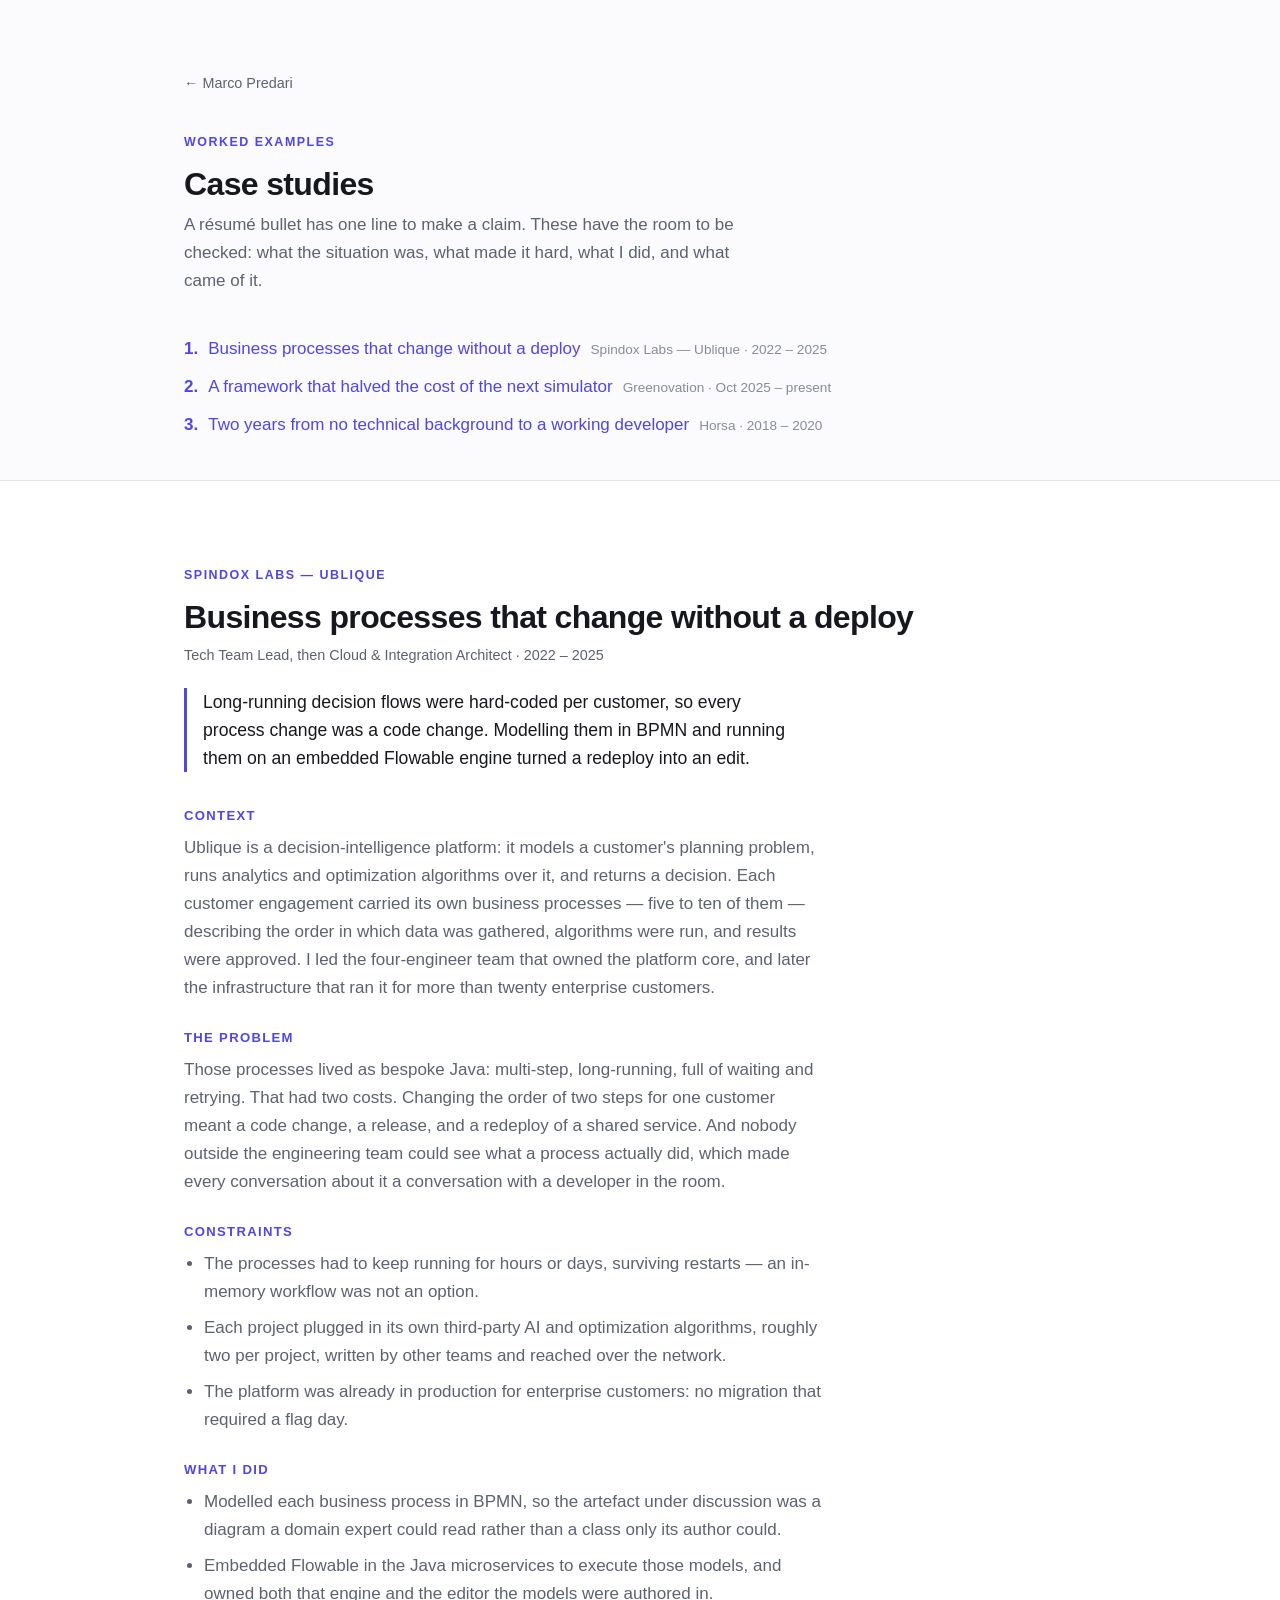
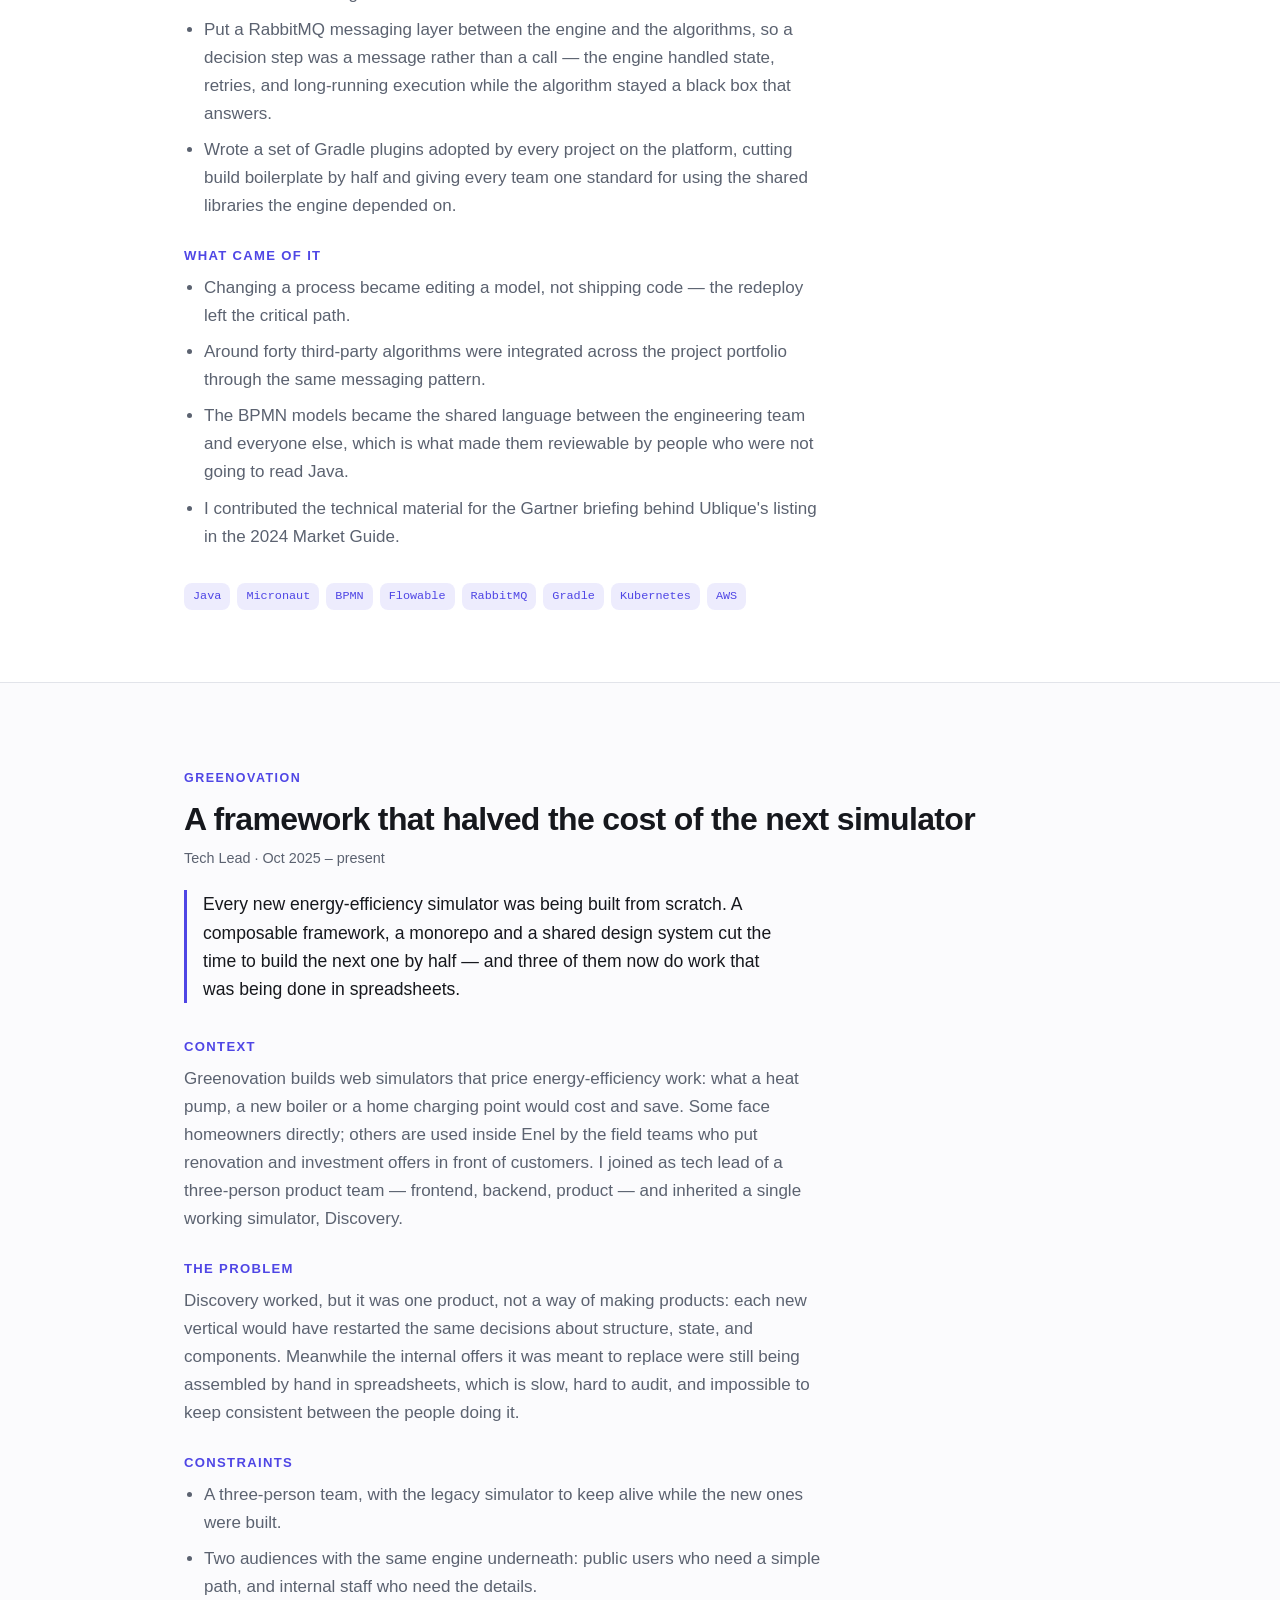
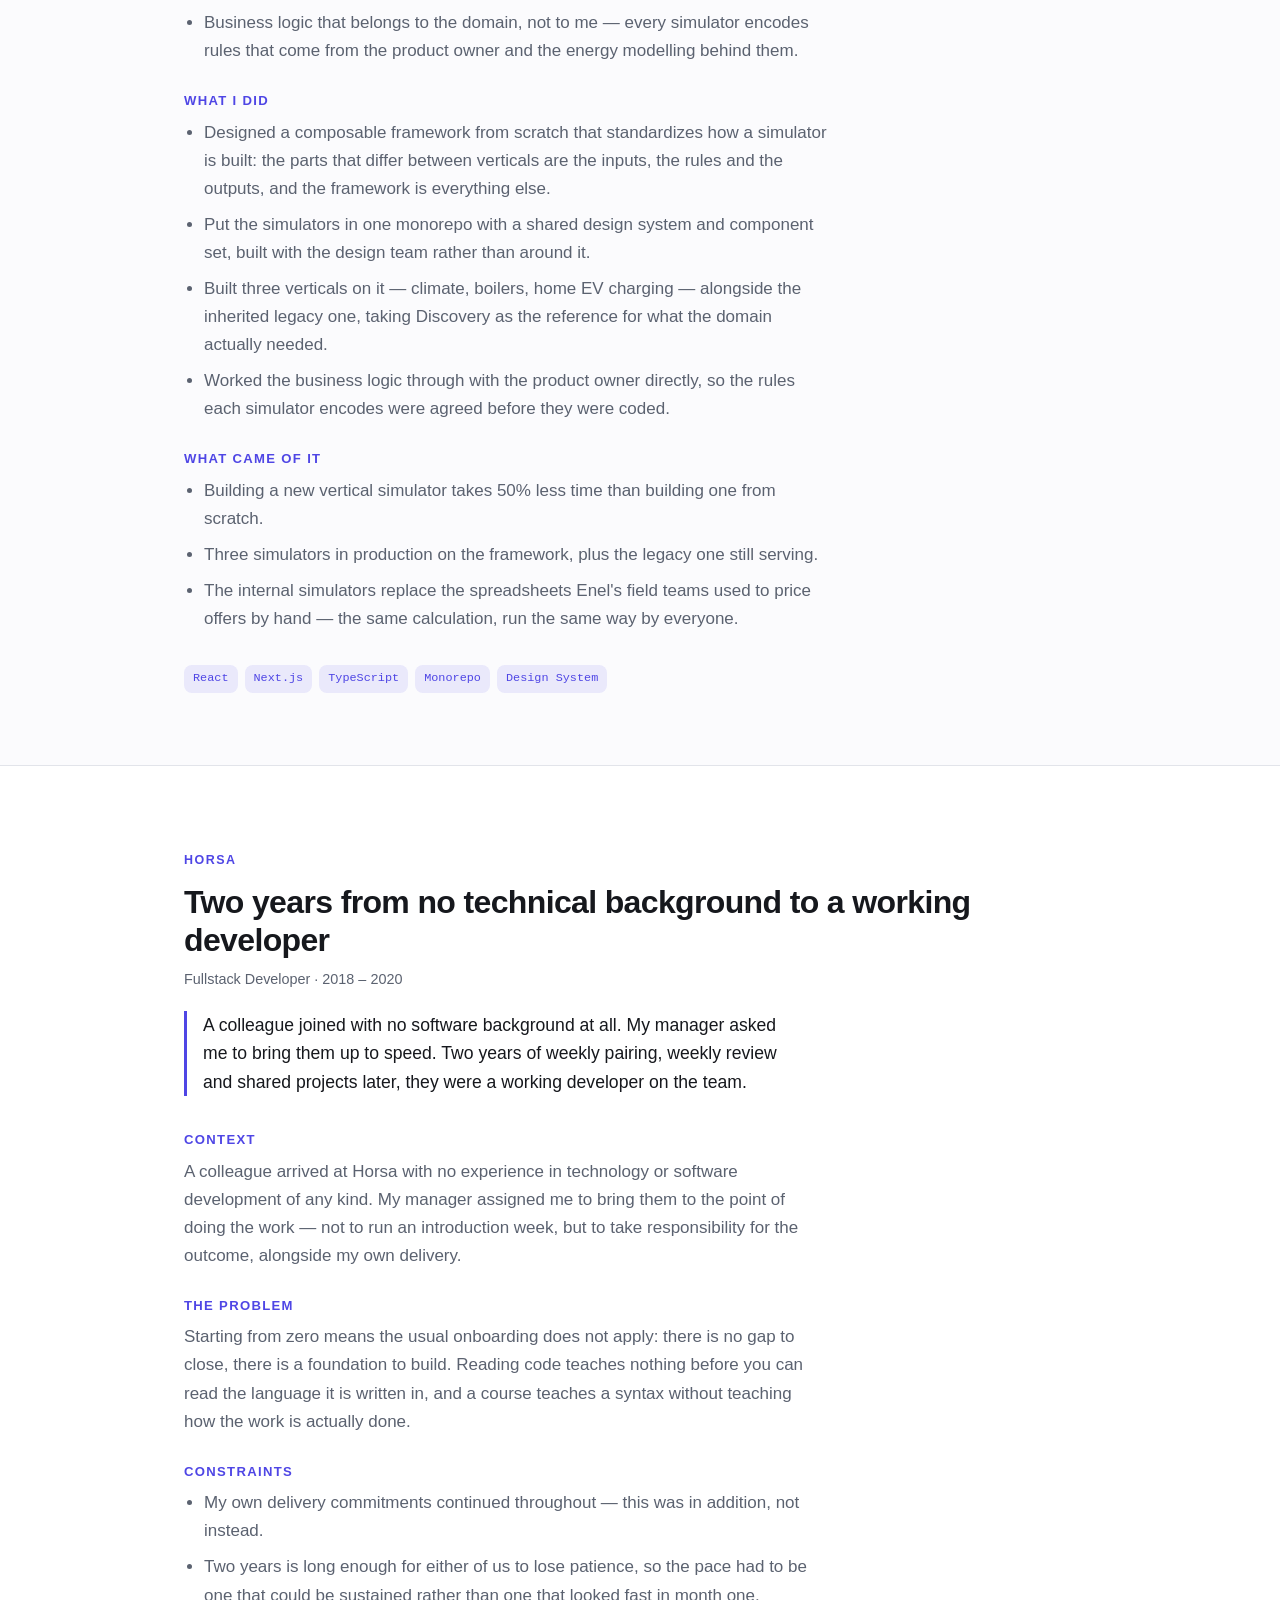
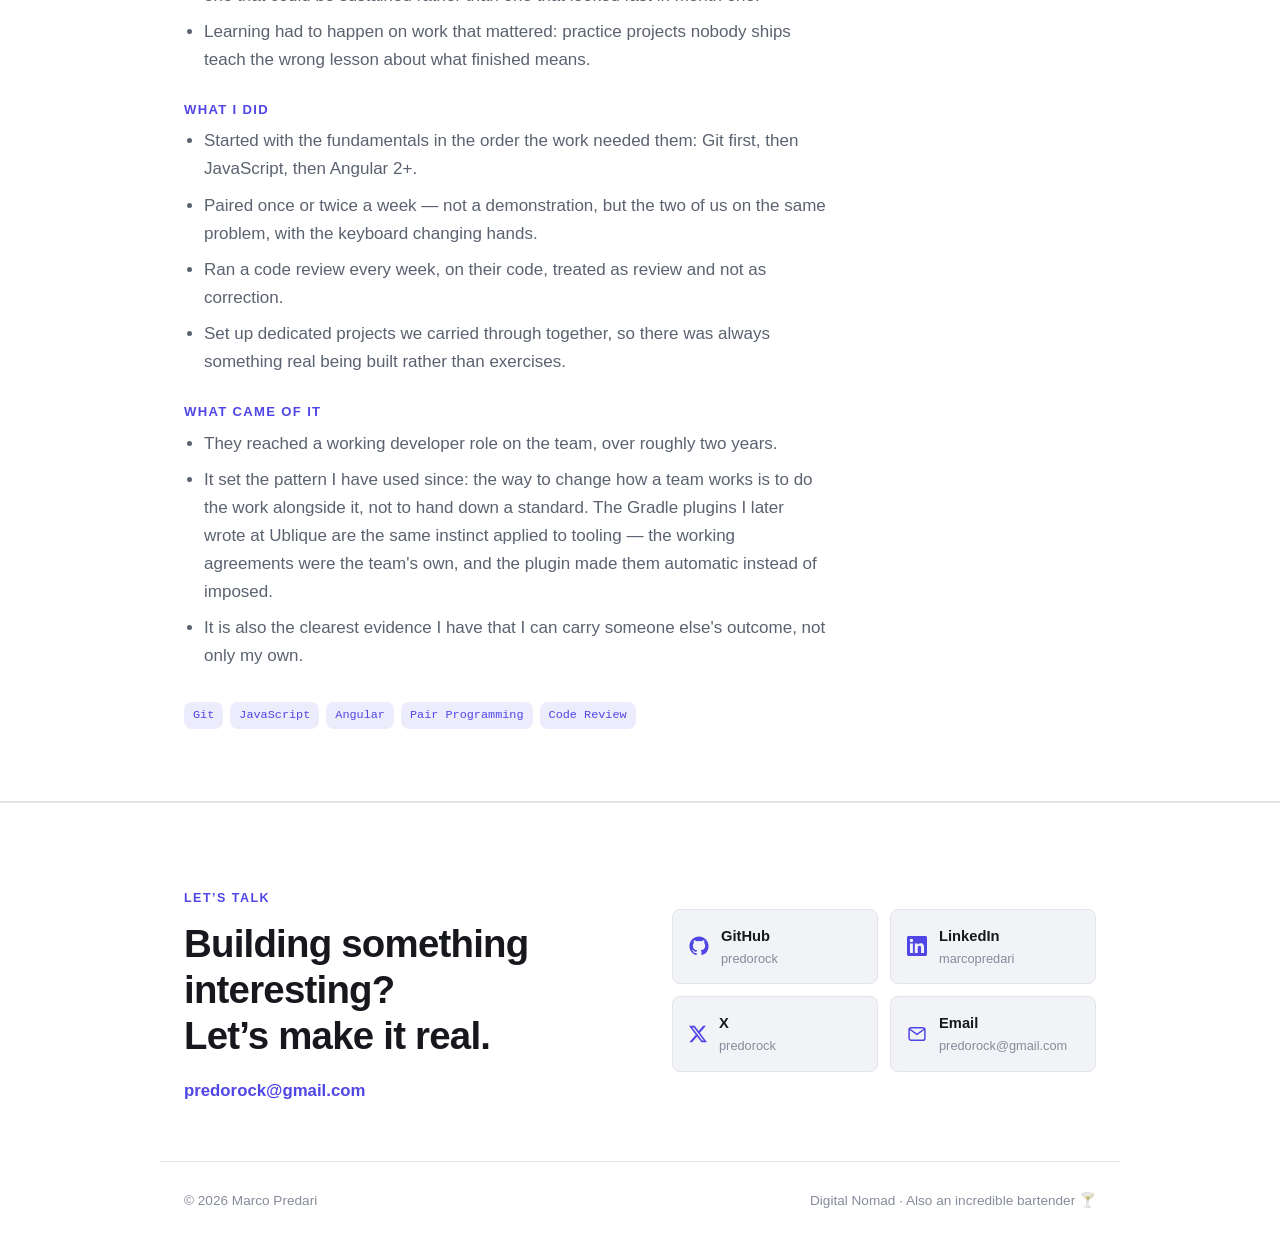
<file: case-studies/index.html>
<!DOCTYPE html><html lang="en"><head><meta charset="utf-8"><meta name="viewport" content="width=device-width, initial-scale=1"><meta name="color-scheme" content="light dark"><link rel="icon" href="/favicon.svg" type="image/svg+xml"><title>Case studies — Marco Predari</title><meta name="description" content="Three pieces of work in detail: what the situation was, what made it hard, what I did, and what came of it."><meta name="author" content="Marco Predari"><!-- Open Graph --><meta property="og:type" content="website"><meta property="og:title" content="Case studies — Marco Predari"><meta property="og:description" content="Three pieces of work in detail: what the situation was, what made it hard, what I did, and what came of it."><meta property="og:image" content="https://avatars.githubusercontent.com/u/5390248?v=4"><meta property="og:url" content="https://predorock.github.io"><meta name="twitter:card" content="summary"><link rel="stylesheet" href="/_astro/SiteFooter.CfAWhZJ5.css"><style>.back[data-astro-cid-etclxhs6]{width:fit-content;color:var(--text-muted);margin-bottom:24px;font-size:.9rem;display:block}.intro[data-astro-cid-etclxhs6]{padding-bottom:40px}.toc[data-astro-cid-etclxhs6] ol[data-astro-cid-etclxhs6]{counter-reset:toc;gap:10px;margin:0;padding:0;list-style:none;display:grid}.toc[data-astro-cid-etclxhs6] li[data-astro-cid-etclxhs6]{counter-increment:toc;flex-wrap:wrap;align-items:baseline;gap:4px 10px;display:flex}.toc[data-astro-cid-etclxhs6] li[data-astro-cid-etclxhs6]:before{content:counter(toc) ".";color:var(--accent);font-weight:600}.toc-meta[data-astro-cid-etclxhs6]{color:var(--text-subtle);font-size:.85rem}.study[data-astro-cid-etclxhs6]:nth-of-type(2n){background:var(--bg-elevated);border-block:1px solid var(--border)}.study-meta[data-astro-cid-etclxhs6]{color:var(--text-muted);margin:0 0 20px;font-size:.9rem}.hook[data-astro-cid-etclxhs6]{border-left:3px solid var(--accent);max-width:62ch;margin:0 0 36px;padding-left:16px;font-size:1.1rem;line-height:1.6}.prose[data-astro-cid-etclxhs6]{max-width:68ch}.prose[data-astro-cid-etclxhs6] h3[data-astro-cid-etclxhs6]{letter-spacing:.1em;text-transform:uppercase;color:var(--accent);margin:28px 0 10px;font-size:.82rem;font-weight:700}.prose[data-astro-cid-etclxhs6] p[data-astro-cid-etclxhs6]{color:var(--text-muted);margin:0}.prose[data-astro-cid-etclxhs6] ul[data-astro-cid-etclxhs6]{color:var(--text-muted);gap:8px;margin:0;padding-left:20px;display:grid}.stack-list[data-astro-cid-etclxhs6]{flex-wrap:wrap;gap:7px;margin:32px 0 0;padding:0;list-style:none;display:flex}.stack-chip[data-astro-cid-etclxhs6]{font-family:var(--font-mono);border-radius:var(--radius-sm);background:var(--accent-soft);color:var(--accent);padding:4px 9px;font-size:.74rem}@media print{.back[data-astro-cid-etclxhs6],.toc[data-astro-cid-etclxhs6]{display:none}.study[data-astro-cid-etclxhs6]:nth-of-type(2n){background:0 0;border-block:none}.study[data-astro-cid-etclxhs6]+.study[data-astro-cid-etclxhs6]{break-before:page}.hook[data-astro-cid-etclxhs6]{border-left-width:1.5pt;margin:0 0 12pt;padding-left:8pt;font-size:11pt}.study-meta[data-astro-cid-etclxhs6]{margin:0 0 8pt;font-size:9pt}.prose[data-astro-cid-etclxhs6] h3[data-astro-cid-etclxhs6]{margin:12pt 0 4pt;font-size:9pt}.prose[data-astro-cid-etclxhs6] ul[data-astro-cid-etclxhs6]{gap:2pt}.stack-list[data-astro-cid-etclxhs6]{gap:0 5pt;margin-top:10pt}.stack-chip[data-astro-cid-etclxhs6]{color:var(--text-muted);background:0 0;border-radius:0;padding:0;font-size:8.5pt}.stack-chip[data-astro-cid-etclxhs6]:not(:last-child):after{content:" ·"}}
</style></head><body><main id="main" data-astro-cid-etclxhs6><section class="intro" aria-labelledby="page-title" data-astro-cid-etclxhs6><div class="container" data-astro-cid-etclxhs6><a class="back" href="/" data-astro-cid-etclxhs6>&larr; Marco Predari</a><p class="eyebrow" data-astro-cid-etclxhs6>Worked examples</p><h1 id="page-title" class="section-title" data-astro-cid-etclxhs6>Case studies</h1><p class="section-lead" data-astro-cid-etclxhs6>A r&eacute;sum&eacute; bullet has one line to make a claim. These have the room to be checked: what the situation was, what made it hard, what I did, and what came of it.</p><nav class="toc" aria-label="Case studies" data-astro-cid-etclxhs6><ol data-astro-cid-etclxhs6><li data-astro-cid-etclxhs6><a href="#declarative-decision-processes" data-astro-cid-etclxhs6>Business processes that change without a deploy</a><span class="toc-meta" data-astro-cid-etclxhs6>Spindox Labs — Ublique &middot; 2022 – 2025</span></li><li data-astro-cid-etclxhs6><a href="#composable-simulator-framework" data-astro-cid-etclxhs6>A framework that halved the cost of the next simulator</a><span class="toc-meta" data-astro-cid-etclxhs6>Greenovation &middot; Oct 2025 – present</span></li><li data-astro-cid-etclxhs6><a href="#mentoring-from-zero" data-astro-cid-etclxhs6>Two years from no technical background to a working developer</a><span class="toc-meta" data-astro-cid-etclxhs6>Horsa &middot; 2018 – 2020</span></li></ol></nav></div></section><section id="declarative-decision-processes" class="study" aria-labelledby="declarative-decision-processes-title" data-astro-cid-etclxhs6><div class="container" data-astro-cid-etclxhs6><p class="eyebrow" data-astro-cid-etclxhs6><a href="https://ublique.ai" target="_blank" rel="noopener noreferrer" data-astro-cid-etclxhs6>Spindox Labs — Ublique</a></p><h2 id="declarative-decision-processes-title" class="section-title" data-astro-cid-etclxhs6>Business processes that change without a deploy</h2><p class="study-meta" data-astro-cid-etclxhs6>Tech Team Lead, then Cloud &amp; Integration Architect &middot; 2022 – 2025</p><p class="hook" data-astro-cid-etclxhs6>Long-running decision flows were hard-coded per customer, so every process change was a code change. Modelling them in BPMN and running them on an embedded Flowable engine turned a redeploy into an edit.</p><div class="prose" data-astro-cid-etclxhs6><h3 data-astro-cid-etclxhs6>Context</h3><p data-astro-cid-etclxhs6>Ublique is a decision-intelligence platform: it models a customer&#39;s planning problem, runs analytics and optimization algorithms over it, and returns a decision. Each customer engagement carried its own business processes — five to ten of them — describing the order in which data was gathered, algorithms were run, and results were approved. I led the four-engineer team that owned the platform core, and later the infrastructure that ran it for more than twenty enterprise customers.</p><h3 data-astro-cid-etclxhs6>The problem</h3><p data-astro-cid-etclxhs6>Those processes lived as bespoke Java: multi-step, long-running, full of waiting and retrying. That had two costs. Changing the order of two steps for one customer meant a code change, a release, and a redeploy of a shared service. And nobody outside the engineering team could see what a process actually did, which made every conversation about it a conversation with a developer in the room.</p><h3 data-astro-cid-etclxhs6>Constraints</h3><ul data-astro-cid-etclxhs6><li data-astro-cid-etclxhs6>The processes had to keep running for hours or days, surviving restarts — an in-memory workflow was not an option.</li><li data-astro-cid-etclxhs6>Each project plugged in its own third-party AI and optimization algorithms, roughly two per project, written by other teams and reached over the network.</li><li data-astro-cid-etclxhs6>The platform was already in production for enterprise customers: no migration that required a flag day.</li></ul><h3 data-astro-cid-etclxhs6>What I did</h3><ul data-astro-cid-etclxhs6><li data-astro-cid-etclxhs6>Modelled each business process in BPMN, so the artefact under discussion was a diagram a domain expert could read rather than a class only its author could.</li><li data-astro-cid-etclxhs6>Embedded Flowable in the Java microservices to execute those models, and owned both that engine and the editor the models were authored in.</li><li data-astro-cid-etclxhs6>Put a RabbitMQ messaging layer between the engine and the algorithms, so a decision step was a message rather than a call — the engine handled state, retries, and long-running execution while the algorithm stayed a black box that answers.</li><li data-astro-cid-etclxhs6>Wrote a set of Gradle plugins adopted by every project on the platform, cutting build boilerplate by half and giving every team one standard for using the shared libraries the engine depended on.</li></ul><h3 data-astro-cid-etclxhs6>What came of it</h3><ul data-astro-cid-etclxhs6><li data-astro-cid-etclxhs6>Changing a process became editing a model, not shipping code — the redeploy left the critical path.</li><li data-astro-cid-etclxhs6>Around forty third-party algorithms were integrated across the project portfolio through the same messaging pattern.</li><li data-astro-cid-etclxhs6>The BPMN models became the shared language between the engineering team and everyone else, which is what made them reviewable by people who were not going to read Java.</li><li data-astro-cid-etclxhs6>I contributed the technical material for the Gartner briefing behind Ublique&#39;s listing in the 2024 Market Guide.</li></ul></div><ul class="stack-list" aria-label="Tech stack" data-astro-cid-etclxhs6><li class="stack-chip" data-astro-cid-etclxhs6>Java</li><li class="stack-chip" data-astro-cid-etclxhs6>Micronaut</li><li class="stack-chip" data-astro-cid-etclxhs6>BPMN</li><li class="stack-chip" data-astro-cid-etclxhs6>Flowable</li><li class="stack-chip" data-astro-cid-etclxhs6>RabbitMQ</li><li class="stack-chip" data-astro-cid-etclxhs6>Gradle</li><li class="stack-chip" data-astro-cid-etclxhs6>Kubernetes</li><li class="stack-chip" data-astro-cid-etclxhs6>AWS</li></ul></div></section><section id="composable-simulator-framework" class="study" aria-labelledby="composable-simulator-framework-title" data-astro-cid-etclxhs6><div class="container" data-astro-cid-etclxhs6><p class="eyebrow" data-astro-cid-etclxhs6><a href="https://greenovation.it" target="_blank" rel="noopener noreferrer" data-astro-cid-etclxhs6>Greenovation</a></p><h2 id="composable-simulator-framework-title" class="section-title" data-astro-cid-etclxhs6>A framework that halved the cost of the next simulator</h2><p class="study-meta" data-astro-cid-etclxhs6>Tech Lead &middot; Oct 2025 – present</p><p class="hook" data-astro-cid-etclxhs6>Every new energy-efficiency simulator was being built from scratch. A composable framework, a monorepo and a shared design system cut the time to build the next one by half — and three of them now do work that was being done in spreadsheets.</p><div class="prose" data-astro-cid-etclxhs6><h3 data-astro-cid-etclxhs6>Context</h3><p data-astro-cid-etclxhs6>Greenovation builds web simulators that price energy-efficiency work: what a heat pump, a new boiler or a home charging point would cost and save. Some face homeowners directly; others are used inside Enel by the field teams who put renovation and investment offers in front of customers. I joined as tech lead of a three-person product team — frontend, backend, product — and inherited a single working simulator, Discovery.</p><h3 data-astro-cid-etclxhs6>The problem</h3><p data-astro-cid-etclxhs6>Discovery worked, but it was one product, not a way of making products: each new vertical would have restarted the same decisions about structure, state, and components. Meanwhile the internal offers it was meant to replace were still being assembled by hand in spreadsheets, which is slow, hard to audit, and impossible to keep consistent between the people doing it.</p><h3 data-astro-cid-etclxhs6>Constraints</h3><ul data-astro-cid-etclxhs6><li data-astro-cid-etclxhs6>A three-person team, with the legacy simulator to keep alive while the new ones were built.</li><li data-astro-cid-etclxhs6>Two audiences with the same engine underneath: public users who need a simple path, and internal staff who need the details.</li><li data-astro-cid-etclxhs6>Business logic that belongs to the domain, not to me — every simulator encodes rules that come from the product owner and the energy modelling behind them.</li></ul><h3 data-astro-cid-etclxhs6>What I did</h3><ul data-astro-cid-etclxhs6><li data-astro-cid-etclxhs6>Designed a composable framework from scratch that standardizes how a simulator is built: the parts that differ between verticals are the inputs, the rules and the outputs, and the framework is everything else.</li><li data-astro-cid-etclxhs6>Put the simulators in one monorepo with a shared design system and component set, built with the design team rather than around it.</li><li data-astro-cid-etclxhs6>Built three verticals on it — climate, boilers, home EV charging — alongside the inherited legacy one, taking Discovery as the reference for what the domain actually needed.</li><li data-astro-cid-etclxhs6>Worked the business logic through with the product owner directly, so the rules each simulator encodes were agreed before they were coded.</li></ul><h3 data-astro-cid-etclxhs6>What came of it</h3><ul data-astro-cid-etclxhs6><li data-astro-cid-etclxhs6>Building a new vertical simulator takes 50% less time than building one from scratch.</li><li data-astro-cid-etclxhs6>Three simulators in production on the framework, plus the legacy one still serving.</li><li data-astro-cid-etclxhs6>The internal simulators replace the spreadsheets Enel&#39;s field teams used to price offers by hand — the same calculation, run the same way by everyone.</li></ul></div><ul class="stack-list" aria-label="Tech stack" data-astro-cid-etclxhs6><li class="stack-chip" data-astro-cid-etclxhs6>React</li><li class="stack-chip" data-astro-cid-etclxhs6>Next.js</li><li class="stack-chip" data-astro-cid-etclxhs6>TypeScript</li><li class="stack-chip" data-astro-cid-etclxhs6>Monorepo</li><li class="stack-chip" data-astro-cid-etclxhs6>Design System</li></ul></div></section><section id="mentoring-from-zero" class="study" aria-labelledby="mentoring-from-zero-title" data-astro-cid-etclxhs6><div class="container" data-astro-cid-etclxhs6><p class="eyebrow" data-astro-cid-etclxhs6><a href="https://horsa.it/" target="_blank" rel="noopener noreferrer" data-astro-cid-etclxhs6>Horsa</a></p><h2 id="mentoring-from-zero-title" class="section-title" data-astro-cid-etclxhs6>Two years from no technical background to a working developer</h2><p class="study-meta" data-astro-cid-etclxhs6>Fullstack Developer &middot; 2018 – 2020</p><p class="hook" data-astro-cid-etclxhs6>A colleague joined with no software background at all. My manager asked me to bring them up to speed. Two years of weekly pairing, weekly review and shared projects later, they were a working developer on the team.</p><div class="prose" data-astro-cid-etclxhs6><h3 data-astro-cid-etclxhs6>Context</h3><p data-astro-cid-etclxhs6>A colleague arrived at Horsa with no experience in technology or software development of any kind. My manager assigned me to bring them to the point of doing the work — not to run an introduction week, but to take responsibility for the outcome, alongside my own delivery.</p><h3 data-astro-cid-etclxhs6>The problem</h3><p data-astro-cid-etclxhs6>Starting from zero means the usual onboarding does not apply: there is no gap to close, there is a foundation to build. Reading code teaches nothing before you can read the language it is written in, and a course teaches a syntax without teaching how the work is actually done.</p><h3 data-astro-cid-etclxhs6>Constraints</h3><ul data-astro-cid-etclxhs6><li data-astro-cid-etclxhs6>My own delivery commitments continued throughout — this was in addition, not instead.</li><li data-astro-cid-etclxhs6>Two years is long enough for either of us to lose patience, so the pace had to be one that could be sustained rather than one that looked fast in month one.</li><li data-astro-cid-etclxhs6>Learning had to happen on work that mattered: practice projects nobody ships teach the wrong lesson about what finished means.</li></ul><h3 data-astro-cid-etclxhs6>What I did</h3><ul data-astro-cid-etclxhs6><li data-astro-cid-etclxhs6>Started with the fundamentals in the order the work needed them: Git first, then JavaScript, then Angular 2+.</li><li data-astro-cid-etclxhs6>Paired once or twice a week — not a demonstration, but the two of us on the same problem, with the keyboard changing hands.</li><li data-astro-cid-etclxhs6>Ran a code review every week, on their code, treated as review and not as correction.</li><li data-astro-cid-etclxhs6>Set up dedicated projects we carried through together, so there was always something real being built rather than exercises.</li></ul><h3 data-astro-cid-etclxhs6>What came of it</h3><ul data-astro-cid-etclxhs6><li data-astro-cid-etclxhs6>They reached a working developer role on the team, over roughly two years.</li><li data-astro-cid-etclxhs6>It set the pattern I have used since: the way to change how a team works is to do the work alongside it, not to hand down a standard. The Gradle plugins I later wrote at Ublique are the same instinct applied to tooling — the working agreements were the team&#39;s own, and the plugin made them automatic instead of imposed.</li><li data-astro-cid-etclxhs6>It is also the clearest evidence I have that I can carry someone else&#39;s outcome, not only my own.</li></ul></div><ul class="stack-list" aria-label="Tech stack" data-astro-cid-etclxhs6><li class="stack-chip" data-astro-cid-etclxhs6>Git</li><li class="stack-chip" data-astro-cid-etclxhs6>JavaScript</li><li class="stack-chip" data-astro-cid-etclxhs6>Angular</li><li class="stack-chip" data-astro-cid-etclxhs6>Pair Programming</li><li class="stack-chip" data-astro-cid-etclxhs6>Code Review</li></ul></div></section></main><footer id="contact" class="site-footer" data-astro-cid-nns7i3if><div class="container footer-inner" data-astro-cid-nns7i3if><div class="footer-lead" data-astro-cid-nns7i3if><p class="eyebrow" data-astro-cid-nns7i3if>Let&rsquo;s talk</p><h2 class="footer-title" data-astro-cid-nns7i3if>Building something interesting? <br data-astro-cid-nns7i3if>Let&rsquo;s make it real.</h2><a class="footer-mail" href="mailto:predorock@gmail.com" data-astro-cid-nns7i3if>predorock@gmail.com</a></div><nav class="footer-socials" aria-label="Social profiles" data-astro-cid-nns7i3if><ul data-astro-cid-nns7i3if><li data-astro-cid-nns7i3if><a href="https://github.com/predorock" target="_blank" rel="noopener noreferrer" data-astro-cid-nns7i3if><span class="footer-social-icon" data-astro-cid-nns7i3if><svg viewBox="0 0 24 24" width="20" height="20" fill="currentColor" aria-hidden="true"><path d="M12 .5C5.73.5.5 5.74.5 12.02c0 5.08 3.29 9.39 7.86 10.91.58.11.79-.25.79-.56 0-.28-.01-1.02-.02-2-3.2.7-3.88-1.54-3.88-1.54-.53-1.34-1.28-1.7-1.28-1.7-1.05-.72.08-.7.08-.7 1.16.08 1.77 1.19 1.77 1.19 1.03 1.77 2.7 1.26 3.36.96.1-.75.4-1.26.73-1.55-2.55-.29-5.24-1.28-5.24-5.68 0-1.26.45-2.28 1.19-3.09-.12-.29-.52-1.46.11-3.05 0 0 .97-.31 3.18 1.18a11.1 11.1 0 0 1 5.8 0c2.2-1.49 3.17-1.18 3.17-1.18.63 1.59.23 2.76.11 3.05.74.81 1.19 1.83 1.19 3.09 0 4.41-2.69 5.38-5.25 5.67.41.36.78 1.06.78 2.14 0 1.55-.01 2.8-.01 3.18 0 .31.21.68.8.56A11.53 11.53 0 0 0 23.5 12.02C23.5 5.74 18.27.5 12 .5Z"></path></svg></span><span class="footer-social-text" data-astro-cid-nns7i3if><span class="footer-social-name" data-astro-cid-nns7i3if>GitHub</span><span class="footer-social-handle" data-astro-cid-nns7i3if>predorock</span></span></a></li><li data-astro-cid-nns7i3if><a href="https://www.linkedin.com/in/marcopredari/" target="_blank" rel="noopener noreferrer" data-astro-cid-nns7i3if><span class="footer-social-icon" data-astro-cid-nns7i3if><svg viewBox="0 0 24 24" width="20" height="20" fill="currentColor" aria-hidden="true"><path d="M20.45 20.45h-3.56v-5.57c0-1.33-.02-3.04-1.85-3.04-1.85 0-2.14 1.45-2.14 2.94v5.67H9.35V9h3.42v1.56h.05c.48-.9 1.64-1.85 3.37-1.85 3.6 0 4.27 2.37 4.27 5.46v6.28ZM5.34 7.43a2.07 2.07 0 1 1 0-4.14 2.07 2.07 0 0 1 0 4.14ZM7.12 20.45H3.55V9h3.57v11.45ZM22.22 0H1.77C.79 0 0 .77 0 1.73v20.54C0 23.22.79 24 1.77 24h20.45c.98 0 1.78-.78 1.78-1.73V1.73C24 .77 23.2 0 22.22 0Z"></path></svg></span><span class="footer-social-text" data-astro-cid-nns7i3if><span class="footer-social-name" data-astro-cid-nns7i3if>LinkedIn</span><span class="footer-social-handle" data-astro-cid-nns7i3if>marcopredari</span></span></a></li><li data-astro-cid-nns7i3if><a href="https://x.com/predorock" target="_blank" rel="noopener noreferrer" data-astro-cid-nns7i3if><span class="footer-social-icon" data-astro-cid-nns7i3if><svg viewBox="0 0 24 24" width="18" height="18" fill="currentColor" aria-hidden="true"><path d="M18.9 1.15h3.68l-8.04 9.19L24 22.85h-7.41l-5.8-7.58-6.64 7.58H.46l8.6-9.83L0 1.15h7.6l5.24 6.93 6.06-6.93Zm-1.29 19.5h2.04L6.48 3.24H4.29L17.61 20.65Z"></path></svg></span><span class="footer-social-text" data-astro-cid-nns7i3if><span class="footer-social-name" data-astro-cid-nns7i3if>X</span><span class="footer-social-handle" data-astro-cid-nns7i3if>predorock</span></span></a></li><li data-astro-cid-nns7i3if><a href="mailto:predorock@gmail.com" rel="noopener noreferrer" data-astro-cid-nns7i3if><span class="footer-social-icon" data-astro-cid-nns7i3if><svg viewBox="0 0 24 24" width="20" height="20" fill="none" stroke="currentColor" stroke-width="1.8" stroke-linecap="round" stroke-linejoin="round" aria-hidden="true"><rect x="2.5" y="4.5" width="19" height="15" rx="2.5"></rect><path d="m3 6 9 6.5L21 6"></path></svg></span><span class="footer-social-text" data-astro-cid-nns7i3if><span class="footer-social-name" data-astro-cid-nns7i3if>Email</span><span class="footer-social-handle" data-astro-cid-nns7i3if>predorock@gmail.com</span></span></a></li></ul></nav></div><div class="container footer-bottom" data-astro-cid-nns7i3if><span data-astro-cid-nns7i3if>&copy; 2026 Marco Predari</span><span class="footer-note" data-astro-cid-nns7i3if>Digital Nomad · Also an incredible bartender 🍸</span></div></footer></body></html>
</file>
<file: _astro/SiteFooter.CfAWhZJ5.css>
:root{--font-sans:-apple-system, BlinkMacSystemFont, "Segoe UI", Roboto, Oxygen, Ubuntu, Cantarell, "Helvetica Neue", Arial, "Noto Sans", sans-serif, "Apple Color Emoji", "Segoe UI Emoji";--font-mono:ui-monospace, SFMono-Regular, "SF Mono", Menlo, Consolas, "Liberation Mono", monospace;--bg:#fbfbfd;--bg-elevated:#fff;--surface:#f2f3f7;--border:#e2e4ea;--text:#16181d;--text-muted:#5b6270;--text-subtle:#858c99;--accent:#4f46e5;--accent-soft:#4f46e51a;--accent-contrast:#fff;--shadow:0 1px 2px #10121b0a, 0 8px 24px #10121b0f;--radius:14px;--radius-sm:8px;--maxw:960px}@media (prefers-color-scheme:dark){:root{--bg:#0c0d10;--bg-elevated:#16181d;--surface:#1c1f26;--border:#2a2e37;--text:#f2f3f7;--text-muted:#a6adbb;--text-subtle:#757c8a;--accent:#8b85ff;--accent-soft:#8b85ff24;--accent-contrast:#0c0d10;--shadow:0 1px 2px #0006, 0 12px 32px #00000073}}*{box-sizing:border-box}html{scroll-behavior:smooth}@media (prefers-reduced-motion:reduce){html{scroll-behavior:auto}}body{background:var(--bg);color:var(--text);font-family:var(--font-sans);-webkit-font-smoothing:antialiased;text-rendering:optimizelegibility;margin:0;font-size:17px;line-height:1.65}a{color:var(--accent);text-decoration:none}a:hover{text-decoration:underline}h1,h2,h3{letter-spacing:-.02em;margin:0;line-height:1.2}:focus-visible{outline:2px solid var(--accent);outline-offset:3px;border-radius:4px}.container{width:100%;max-width:var(--maxw);margin-inline:auto;padding-inline:24px}section{padding-block:72px}.section-title{margin-bottom:8px;font-size:clamp(1.5rem,1.2rem + 1.2vw,2rem)}.section-lead{color:var(--text-muted);max-width:60ch;margin:0 0 40px}.eyebrow{letter-spacing:.12em;text-transform:uppercase;color:var(--accent);margin-bottom:12px;font-size:.78rem;font-weight:600;display:inline-block}@media print{:root{--bg:#fff;--bg-elevated:#fff;--surface:#fff;--border:#c9ccd4;--text:#000;--text-muted:#2b2f38;--text-subtle:#4a505c;--accent:#2f2a8f;--accent-soft:transparent;--shadow:none;--maxw:none}@page{margin:14mm 12mm}body{background:#fff;font-size:10.5pt;line-height:1.45}.container{padding-inline:0}section{padding-block:14pt}.section-title{margin-bottom:4pt;font-size:14pt}.section-lead{max-width:none;margin:0 0 10pt;font-size:9.5pt}.eyebrow{margin-bottom:4pt;font-size:8pt;display:block}h1,h2,h3,.eyebrow,.section-lead{break-after:avoid}a{color:inherit;text-decoration:none}}.site-footer[data-astro-cid-nns7i3if]{background:var(--bg-elevated);border-top:1px solid var(--border);padding-top:72px}.footer-inner[data-astro-cid-nns7i3if]{grid-template-columns:1fr 1fr;align-items:center;gap:clamp(32px,5vw,64px);display:grid}.footer-title[data-astro-cid-nns7i3if]{margin-bottom:18px;font-size:clamp(1.6rem,1.2rem + 1.6vw,2.4rem);font-weight:800}.footer-mail[data-astro-cid-nns7i3if]{font-size:1.05rem;font-weight:600}.footer-socials[data-astro-cid-nns7i3if] ul[data-astro-cid-nns7i3if]{grid-template-columns:1fr 1fr;gap:12px;margin:0;padding:0;list-style:none;display:grid}.footer-socials[data-astro-cid-nns7i3if] a[data-astro-cid-nns7i3if]{border-radius:var(--radius-sm);border:1px solid var(--border);background:var(--surface);color:var(--text);align-items:center;gap:12px;padding:14px 16px;transition:border-color .15s,transform .15s;display:flex}.footer-socials[data-astro-cid-nns7i3if] a[data-astro-cid-nns7i3if]:hover{border-color:var(--accent);text-decoration:none;transform:translateY(-2px)}.footer-social-icon[data-astro-cid-nns7i3if]{color:var(--accent);display:inline-flex}.footer-social-text[data-astro-cid-nns7i3if]{flex-direction:column;min-width:0;display:flex}.footer-social-name[data-astro-cid-nns7i3if]{font-size:.92rem;font-weight:600}.footer-social-handle[data-astro-cid-nns7i3if]{color:var(--text-subtle);text-overflow:ellipsis;white-space:nowrap;font-size:.8rem;overflow:hidden}.footer-bottom[data-astro-cid-nns7i3if]{border-top:1px solid var(--border);color:var(--text-subtle);flex-wrap:wrap;justify-content:space-between;gap:8px;margin-top:56px;padding-block:28px;font-size:.85rem;display:flex}@media (width<=760px){.footer-inner[data-astro-cid-nns7i3if]{grid-template-columns:1fr}}@media (width<=420px){.footer-socials[data-astro-cid-nns7i3if] ul[data-astro-cid-nns7i3if]{grid-template-columns:1fr}}@media print{.site-footer[data-astro-cid-nns7i3if]{border-top:1px solid var(--border);break-inside:avoid;background:0 0;padding-top:12pt}.footer-inner[data-astro-cid-nns7i3if]{grid-template-columns:1fr;align-items:start;gap:8pt}.footer-lead[data-astro-cid-nns7i3if] .eyebrow[data-astro-cid-nns7i3if],.footer-title[data-astro-cid-nns7i3if],.footer-social-icon[data-astro-cid-nns7i3if]{display:none}.footer-mail[data-astro-cid-nns7i3if]{font-size:10pt;font-weight:600}.footer-socials[data-astro-cid-nns7i3if] ul[data-astro-cid-nns7i3if]{grid-template-columns:repeat(4,auto);justify-content:start;gap:6pt 20pt}.footer-socials[data-astro-cid-nns7i3if] a[data-astro-cid-nns7i3if]{background:0 0;border:none;border-radius:0;padding:0}.footer-social-name[data-astro-cid-nns7i3if]{font-size:9pt}.footer-social-handle[data-astro-cid-nns7i3if]{white-space:normal;font-size:8.5pt;overflow:visible}.footer-bottom[data-astro-cid-nns7i3if]{margin-top:10pt;padding-block:8pt;font-size:8.5pt}}
</file>
